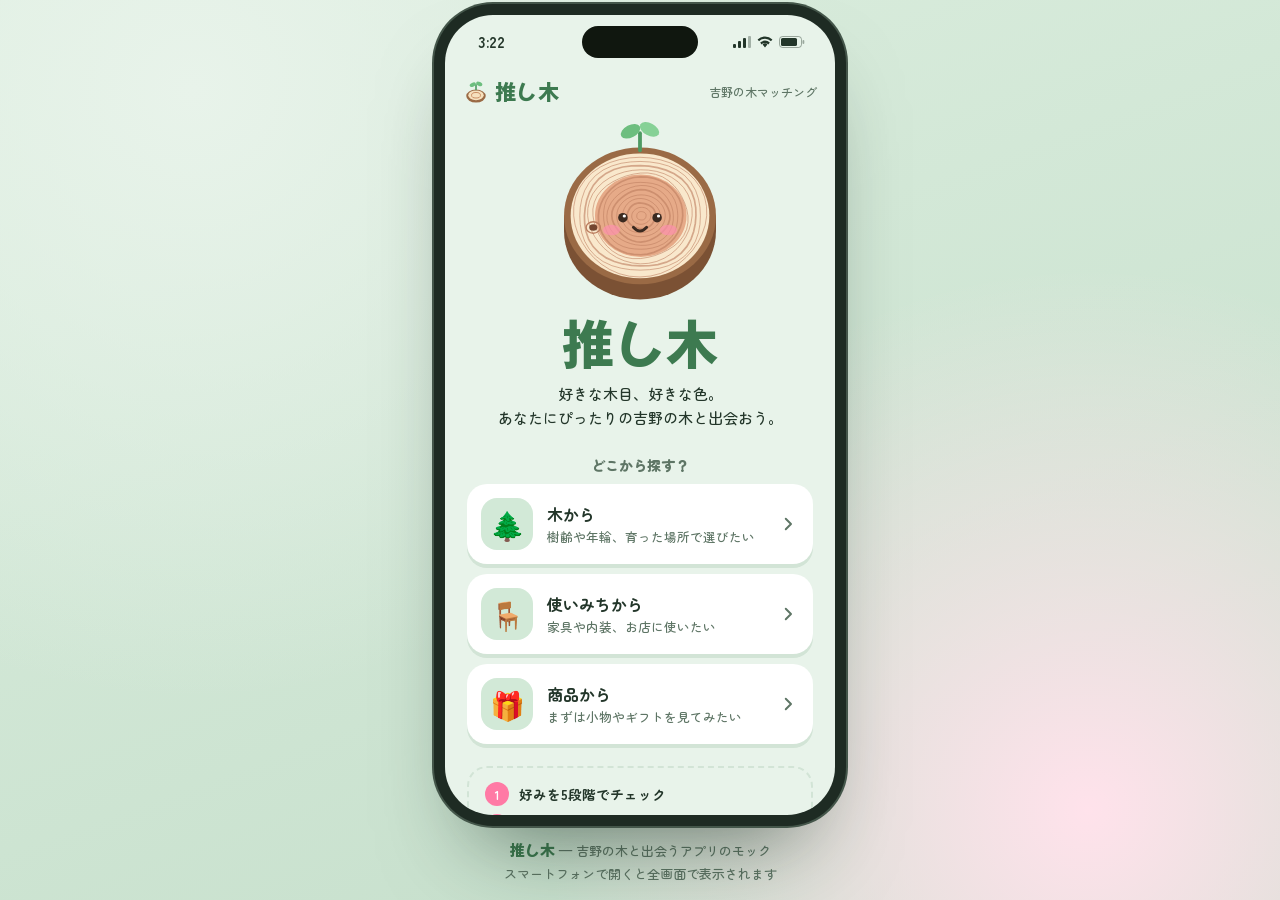
<file: index.html>
<!doctype html>
<html lang="ja">
<head>
  <meta charset="utf-8">
  <meta name="viewport" content="width=device-width, initial-scale=1, viewport-fit=cover">
  <meta name="theme-color" content="#E8F3EA">
  <link rel="icon" href="icons/favicon.svg" type="image/svg+xml">
  <link rel="icon" href="icons/favicon-32.png" sizes="32x32" type="image/png">
  <link rel="apple-touch-icon" href="icons/apple-touch-icon.png">
  <title>推し木｜あなたにぴったりの吉野の木と出会う（サンプル）</title>

  <link rel="preconnect" href="https://fonts.googleapis.com">
  <link rel="preconnect" href="https://fonts.gstatic.com" crossorigin>
  <link href="https://fonts.googleapis.com/css2?family=Mochiy+Pop+One&family=Zen+Maru+Gothic:wght@500;700;900&display=swap" rel="stylesheet">

  <link rel="stylesheet" href="css/base.css">
  <link rel="stylesheet" href="css/components.css">
  <link rel="stylesheet" href="css/screens.css">
</head>
<body>
  <div class="app">
    <!-- PC で見たときだけ表示するスマホのステータスバー -->
    <div class="statusbar" aria-hidden="true">
      <span id="clock">9:41</span>
      <span class="island"></span>
      <span class="sys">
        <svg viewBox="0 0 18 12"><rect x="0" y="8" width="3" height="4" rx="1"/><rect x="5" y="5" width="3" height="7" rx="1"/><rect x="10" y="2" width="3" height="10" rx="1"/><rect x="15" y="0" width="3" height="12" rx="1" opacity=".35"/></svg>
        <svg viewBox="0 0 16 12"><path d="M8 11.5l2.4-3a3.4 3.4 0 0 0-4.8 0zM3.2 6.6a6.8 6.8 0 0 1 9.6 0l-1.4 1.8a4.6 4.6 0 0 0-6.8 0zM.6 3.4a10.6 10.6 0 0 1 14.8 0L14 5.2a8.4 8.4 0 0 0-12 0z"/></svg>
        <svg viewBox="0 0 26 12"><rect x=".5" y=".5" width="22" height="11" rx="3" fill="none" stroke="currentColor" opacity=".4"/><rect x="2" y="2" width="16" height="8" rx="1.6"/><rect x="23.5" y="4" width="1.8" height="4" rx=".9" opacity=".4"/></svg>
      </span>
    </div>

    <header class="top">
      <div class="logo" aria-label="推し木">
        <svg viewBox="0 0 32 32" aria-hidden="true">
          <ellipse cx="16" cy="21" rx="12" ry="8" fill="#9A6A45"/>
          <ellipse cx="16" cy="20" rx="9.5" ry="6" fill="#F6E1BE"/>
          <ellipse cx="16" cy="20" rx="5.5" ry="3.4" fill="none" stroke="#C98D63" stroke-width="1.2"/>
          <path d="M16 13V7" stroke="#4E9A63" stroke-width="2" stroke-linecap="round"/>
          <ellipse cx="12" cy="7" rx="4" ry="2.4" fill="#6DBE7F" transform="rotate(-25 12 7)"/>
          <ellipse cx="20" cy="6" rx="4" ry="2.4" fill="#6DBE7F" transform="rotate(25 20 6)"/>
        </svg>
        推し木
      </div>
      <div class="top-meta" id="topMeta">吉野の木マッチング</div>
    </header>

    <!-- 各画面は js/screens/*.js がここに描画する -->
    <main id="main"></main>

    <nav class="tabs" id="tabs" hidden aria-label="メニュー">
      <button class="tab" data-tab="swipe">
        <svg viewBox="0 0 24 24" fill="none" stroke="currentColor" stroke-width="2" stroke-linecap="round">
          <rect x="5" y="3" width="14" height="18" rx="4"/>
          <path d="M9 13.5c1 1.5 5 1.5 6 0"/>
          <circle cx="9.5" cy="10" r=".6" fill="currentColor"/>
          <circle cx="14.5" cy="10" r=".6" fill="currentColor"/>
        </svg>
        さがす
      </button>
      <button class="tab" data-tab="oshi">
        <svg viewBox="0 0 24 24" fill="none" stroke="currentColor" stroke-width="2" stroke-linejoin="round">
          <path d="M12 20s-7-4.3-8.9-8.6C1.7 8.1 3.7 4.8 7 4.8c2 0 3.3 1.1 5 3 1.7-1.9 3-3 5-3 3.3 0 5.3 3.3 3.9 6.6C19 15.7 12 20 12 20z"/>
        </svg>
        推し木
        <span class="count" id="oshiCount" hidden></span>
      </button>
      <button class="tab" data-tab="stamp">
        <svg viewBox="0 0 24 24" fill="none" stroke="currentColor" stroke-width="2" stroke-linecap="round" stroke-linejoin="round">
          <circle cx="12" cy="6" r="3"/>
          <path d="M10.5 9v3H6a2 2 0 0 0-2 2v2h16v-2a2 2 0 0 0-2-2h-4.5V9"/>
          <path d="M5 20h14"/>
        </svg>
        スタンプ
      </button>
      <button class="tab" data-tab="mat">
        <svg viewBox="0 0 24 24" fill="none" stroke="currentColor" stroke-width="2" stroke-linejoin="round">
          <path d="M3 8.5l9-4 9 4-9 4z"/>
          <path d="M3 8.5v3.5l9 4 9-4V8.5"/>
          <path d="M3 12v3.5l9 4 9-4V12"/>
        </svg>
        材木
      </button>
      <button class="tab" data-tab="me">
        <svg viewBox="0 0 24 24" fill="none" stroke="currentColor" stroke-width="2" stroke-linecap="round">
          <ellipse cx="12" cy="15" rx="8" ry="5.5"/>
          <ellipse cx="12" cy="15" rx="3.5" ry="2.2"/>
          <path d="M12 9.5V5M12 6c-1.5-2-4-2-4-2s.5 2.5 4 2zM12 6c1.5-2 4-2 4-2s-.5 2.5-4 2z"/>
        </svg>
        わたし
      </button>
    </nav>

    <!-- モーダル類（スマホ枠の中に収めるため .app の内側に置く） -->
    <div class="overlay" id="overlay" hidden></div>
    <div class="match" id="match" hidden role="dialog" aria-modal="true" aria-labelledby="matchTitle"></div>
    <div class="toast" id="toast" role="status" aria-live="polite"></div>
  </div>

  <!-- PC で見たときだけ表示する説明 -->
  <aside class="device-note">
    <b>推し木</b> — 吉野の木と出会うアプリのモック<br>
    スマートフォンで開くと全画面で表示されます
  </aside>

  <!-- 読み込み順に依存しているので順番を変えないこと -->
  <script src="js/data.js"></script>
  <script src="js/state.js"></script>
  <script src="js/utils.js"></script>
  <script src="js/svg.js"></script>
  <script src="js/logic.js"></script>
  <script src="js/screens/start.js"></script>
  <script src="js/screens/quiz.js"></script>
  <script src="js/screens/profile.js"></script>
  <script src="js/screens/swipe.js"></script>
  <script src="js/screens/match.js"></script>
  <script src="js/screens/sheet.js"></script>
  <script src="js/screens/oshi.js"></script>
  <script src="js/screens/materials.js"></script>
  <script src="js/screens/inquiry.js"></script>
  <script src="js/screens/stamps.js"></script>
  <script src="js/main.js"></script>
</body>
</html>
</file>
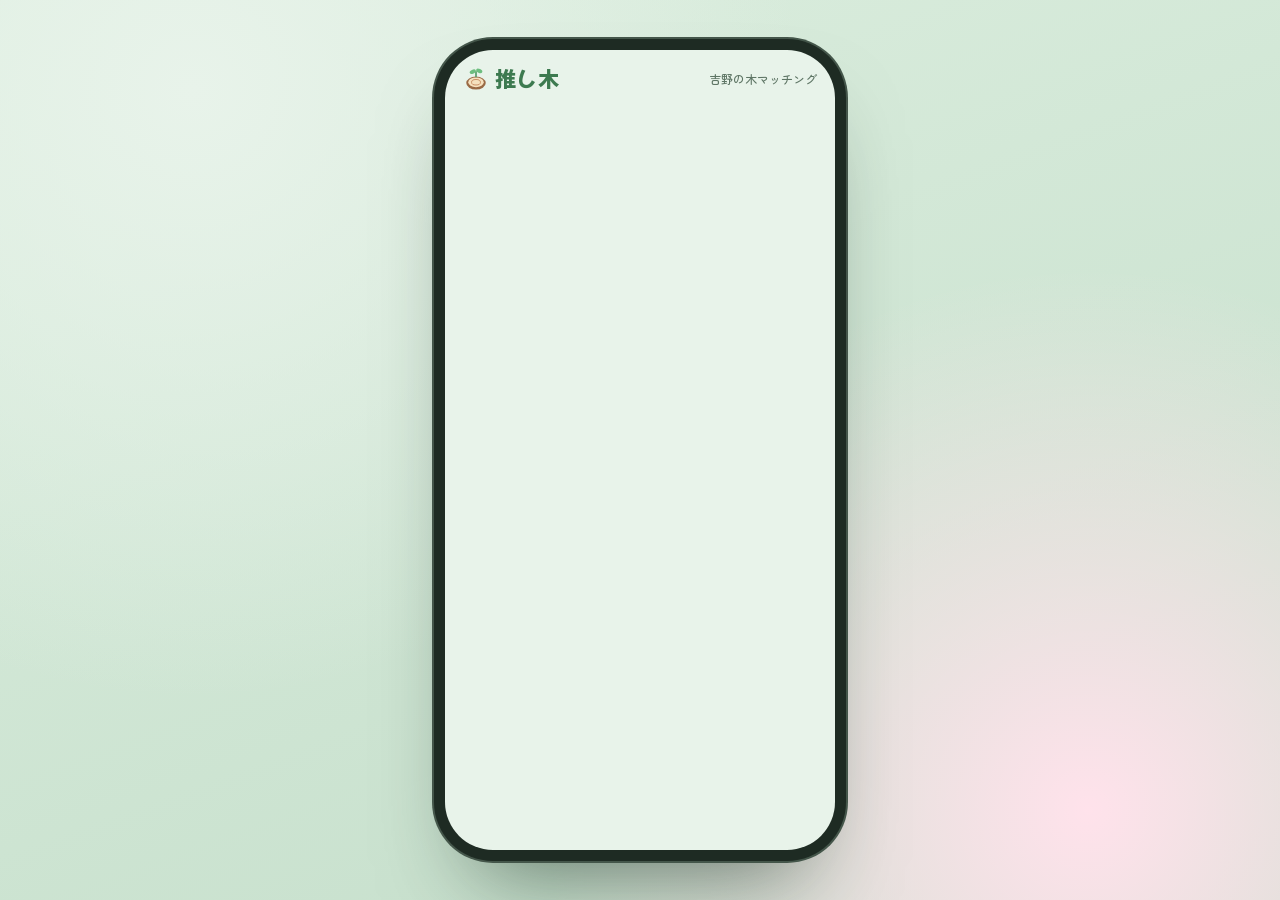
<file: oshigi.html>
<!doctype html>
<html lang="ja">
<head>
  <meta charset="utf-8">
  <meta name="viewport" content="width=device-width, initial-scale=1, viewport-fit=cover">
  <title>推し木｜あなたにぴったりの吉野の木と出会う（サンプル）</title>

  <link rel="preconnect" href="https://fonts.googleapis.com">
  <link rel="preconnect" href="https://fonts.gstatic.com" crossorigin>
  <link href="https://fonts.googleapis.com/css2?family=Mochiy+Pop+One&family=Zen+Maru+Gothic:wght@500;700;900&display=swap" rel="stylesheet">

  <link rel="stylesheet" href="css/base.css">
  <link rel="stylesheet" href="css/components.css">
  <link rel="stylesheet" href="css/screens.css">
</head>
<body>
  <div class="app">
    <header class="top">
      <div class="logo" aria-label="推し木">
        <svg viewBox="0 0 32 32" aria-hidden="true">
          <ellipse cx="16" cy="21" rx="12" ry="8" fill="#9A6A45"/>
          <ellipse cx="16" cy="20" rx="9.5" ry="6" fill="#F6E1BE"/>
          <ellipse cx="16" cy="20" rx="5.5" ry="3.4" fill="none" stroke="#C98D63" stroke-width="1.2"/>
          <path d="M16 13V7" stroke="#4E9A63" stroke-width="2" stroke-linecap="round"/>
          <ellipse cx="12" cy="7" rx="4" ry="2.4" fill="#6DBE7F" transform="rotate(-25 12 7)"/>
          <ellipse cx="20" cy="6" rx="4" ry="2.4" fill="#6DBE7F" transform="rotate(25 20 6)"/>
        </svg>
        推し木
      </div>
      <div class="top-meta" id="topMeta">吉野の木マッチング</div>
    </header>

    <!-- 各画面は js/screens/*.js がここに描画する -->
    <main id="main"></main>

    <nav class="tabs" id="tabs" hidden aria-label="メニュー">
      <button class="tab" data-tab="swipe">
        <svg viewBox="0 0 24 24" fill="none" stroke="currentColor" stroke-width="2" stroke-linecap="round">
          <rect x="5" y="3" width="14" height="18" rx="4"/>
          <path d="M9 13.5c1 1.5 5 1.5 6 0"/>
          <circle cx="9.5" cy="10" r=".6" fill="currentColor"/>
          <circle cx="14.5" cy="10" r=".6" fill="currentColor"/>
        </svg>
        さがす
      </button>
      <button class="tab" data-tab="oshi">
        <svg viewBox="0 0 24 24" fill="none" stroke="currentColor" stroke-width="2" stroke-linejoin="round">
          <path d="M12 20s-7-4.3-8.9-8.6C1.7 8.1 3.7 4.8 7 4.8c2 0 3.3 1.1 5 3 1.7-1.9 3-3 5-3 3.3 0 5.3 3.3 3.9 6.6C19 15.7 12 20 12 20z"/>
        </svg>
        推し木
        <span class="count" id="oshiCount" hidden></span>
      </button>
      <button class="tab" data-tab="me">
        <svg viewBox="0 0 24 24" fill="none" stroke="currentColor" stroke-width="2" stroke-linecap="round">
          <ellipse cx="12" cy="15" rx="8" ry="5.5"/>
          <ellipse cx="12" cy="15" rx="3.5" ry="2.2"/>
          <path d="M12 9.5V5M12 6c-1.5-2-4-2-4-2s.5 2.5 4 2zM12 6c1.5-2 4-2 4-2s-.5 2.5-4 2z"/>
        </svg>
        わたしの好み
      </button>
    </nav>
  </div>

  <!-- モーダル類 -->
  <div class="overlay" id="overlay" hidden></div>
  <div class="match" id="match" hidden role="dialog" aria-modal="true" aria-labelledby="matchTitle"></div>
  <div class="toast" id="toast" role="status" aria-live="polite"></div>

  <!-- 読み込み順に依存しているので順番を変えないこと -->
  <script src="js/data.js"></script>
  <script src="js/state.js"></script>
  <script src="js/utils.js"></script>
  <script src="js/svg.js"></script>
  <script src="js/logic.js"></script>
  <script src="js/screens/start.js"></script>
  <script src="js/screens/quiz.js"></script>
  <script src="js/screens/profile.js"></script>
  <script src="js/screens/swipe.js"></script>
  <script src="js/screens/match.js"></script>
  <script src="js/screens/sheet.js"></script>
  <script src="js/screens/oshi.js"></script>
  <script src="js/main.js"></script>
</body>
</html>
</file>
<file: css/base.css>
/* =========================================================
   base.css — テーマ変数・リセット・全体レイアウト
   ========================================================= */

/* ---------- テーマ変数（ライト） ---------- */
:root {
  --bg: #E8F3EA;
  --paper: #FFFFFF;
  --ink: #23362A;
  --sub: #5E7565;
  --sugi: #3D7A50;
  --sugi-2: #D2E9D7;
  --sakura: #FF7AA5;
  --sakura-ink: #D94B7B;
  --sakura-2: #FFE2EB;
  --wood: #F4DDB4;
  --line: #D2E4D6;
  --shade: rgba(34, 72, 46, .28);
  --desk: #DCEEDF;
  --desk-2: #C4DECA;

  --display: "Mochiy Pop One", "Hiragino Maru Gothic ProN", "Zen Maru Gothic", system-ui, sans-serif;
  --body: "Zen Maru Gothic", "Hiragino Maru Gothic ProN", "Hiragino Sans", "Yu Gothic", system-ui, sans-serif;

  box-sizing: border-box;
  padding-top: env(safe-area-inset-top, 0px);
  padding-bottom: env(safe-area-inset-bottom, 0px);
}

/* ---------- テーマ変数（ダーク） ---------- */
@media (prefers-color-scheme: dark) {
  :root:not([data-theme="light"]) {
    --bg: #15231A;
    --paper: #1F3228;
    --ink: #EAF4EC;
    --sub: #A6C0AE;
    --sugi: #86C99C;
    --sugi-2: #2A4434;
    --sakura: #FF8DB3;
    --sakura-ink: #FF9DBE;
    --sakura-2: #472A35;
    --wood: #5B4731;
    --line: #2E4A3A;
    --shade: rgba(0, 0, 0, .5);
    --desk: #0E1712;
    --desk-2: #1A2A20;
  }
}

:root[data-theme="dark"] {
  --bg: #15231A;
  --paper: #1F3228;
  --ink: #EAF4EC;
  --sub: #A6C0AE;
  --sugi: #86C99C;
  --sugi-2: #2A4434;
  --sakura: #FF8DB3;
  --sakura-ink: #FF9DBE;
  --sakura-2: #472A35;
  --wood: #5B4731;
  --line: #2E4A3A;
  --shade: rgba(0, 0, 0, .5);
  --desk: #0E1712;
  --desk-2: #1A2A20;
}

/* ---------- リセット ---------- */
*,
*::before,
*::after {
  box-sizing: inherit;
}

html {
  height: 100%;
  scroll-padding-top: env(safe-area-inset-top, 0px);
}

body {
  height: 100%;
  margin: 0;
  background: var(--bg);
  color: var(--ink);
  font-family: var(--body);
  font-weight: 500;
  -webkit-font-smoothing: antialiased;
  line-height: 1.6;
}

button {
  font: inherit;
  color: inherit;
  cursor: pointer;
  border: 0;
  background: none;
}

:focus-visible {
  outline: 3px solid var(--sugi);
  outline-offset: 3px;
  border-radius: 12px;
}

svg {
  display: block;
  max-width: 100%;
}

/* ---------- アプリ全体の枠 ---------- */
.app {
  height: 100%;
  max-width: 440px;
  margin: 0 auto;
  display: flex;
  flex-direction: column;
  position: relative;
  overflow: hidden;
}

.top {
  display: flex;
  align-items: center;
  justify-content: space-between;
  padding: 12px 18px 4px;
  flex: none;
}

.logo {
  font-family: var(--display);
  font-size: 21px;
  color: var(--sugi);
  display: flex;
  align-items: center;
  gap: 6px;
  letter-spacing: .02em;
}

.logo svg {
  width: 26px;
  height: 26px;
}

.top-meta {
  font-size: 12px;
  color: var(--sub);
}

main {
  flex: 1;
  min-height: 0;
  display: flex;
  flex-direction: column;
  overflow-y: auto;
  overflow-x: hidden;
}

.pad {
  padding: 8px 20px 24px;
}

/* 画面が切り替わったときの入場アニメーション（utils.js の paint() がつける） */
main > .enter {
  animation: screenIn .34s cubic-bezier(.2, .9, .3, 1) both;
}

@keyframes screenIn {
  from { opacity: 0; transform: translateY(12px); }
}

/* ---------- PC で見たときのスマホ枠 ---------- */
.statusbar,
.device-note {
  display: none;
}

@media (min-width: 640px) and (min-height: 720px) {
  body {
    display: flex;
    flex-direction: column;
    align-items: center;
    justify-content: center;
    gap: 22px;
    background:
      radial-gradient(circle at 15% 10%, var(--bg) 0, transparent 45%),
      radial-gradient(circle at 85% 90%, var(--sakura-2) 0, transparent 40%),
      linear-gradient(160deg, var(--desk), var(--desk-2));
  }

  :root {
    padding: 0;
  }

  .app {
    flex: none;
    width: 390px;
    max-width: none;
    height: min(844px, calc(100vh - 100px));
    margin: 0;
    border-radius: 48px;
    background: var(--bg);
    box-shadow:
      0 0 0 11px #1E2B23,
      0 0 0 13px #44564A,
      0 50px 90px -30px rgba(20, 40, 28, .6);
  }

  .statusbar {
    flex: none;
    position: relative;
    display: flex;
    align-items: center;
    justify-content: space-between;
    height: 48px;
    padding: 6px 30px 0 34px;
    font-size: 15px;
    font-weight: 700;
    color: var(--ink);
  }

  .statusbar .island {
    position: absolute;
    left: 50%;
    top: 11px;
    width: 116px;
    height: 32px;
    border-radius: 20px;
    background: #10170F;
    transform: translateX(-50%);
  }

  .statusbar .sys {
    display: flex;
    align-items: center;
    gap: 6px;
  }

  .statusbar .sys svg {
    height: 12px;
    width: auto;
    fill: currentColor;
  }

  .device-note {
    display: block;
    text-align: center;
    font-size: 13px;
    color: var(--sub);
    line-height: 1.7;
  }

  .device-note b {
    font-family: var(--display);
    font-weight: 400;
    color: var(--sugi);
    font-size: 15px;
  }
}

/* ---------- 共通アニメーション ---------- */
@keyframes pop {
  from { transform: scale(.4); opacity: 0; }
  to   { transform: none; opacity: 1; }
}

@keyframes fade {
  from { opacity: 0; }
}

/* ---------- 動きを減らす設定 ---------- */
@media (prefers-reduced-motion: reduce) {
  *,
  *::before,
  *::after {
    animation-duration: .01ms !important;
    animation-delay: 0s !important;
    transition-duration: .01ms !important;
  }
  .petal {
    display: none;
  }
}
</file>
<file: css/components.css>
/* =========================================================
   components.css — タブ・ボタン・チップ・シート・マッチ演出・トースト
   ========================================================= */

/* ---------- タブバー ---------- */
.tabs {
  flex: none;
  display: flex;
  justify-content: space-around;
  padding: 6px 8px 8px;
  background: var(--paper);
  border-top: 1px solid var(--line);
  border-radius: 22px 22px 0 0;
}

.tabs[hidden] {
  display: none;
}

.tab {
  display: flex;
  flex-direction: column;
  align-items: center;
  gap: 2px;
  font-size: 11px;
  color: var(--sub);
  padding: 6px 8px;
  min-width: 58px;
  border-radius: 14px;
  position: relative;
}

.tab svg {
  width: 24px;
  height: 24px;
}

.tab[aria-current="page"] {
  color: var(--sugi);
  background: var(--sugi-2);
}

.tab .count {
  position: absolute;
  top: 2px;
  right: 8px;
  background: var(--sakura);
  color: #fff;
  font-size: 10px;
  min-width: 17px;
  height: 17px;
  border-radius: 9px;
  display: grid;
  place-items: center;
  padding: 0 4px;
  font-weight: 700;
}

.tab .count[hidden] {
  display: none;
}

/* ---------- ボタン ---------- */
.btn {
  display: flex;
  align-items: center;
  justify-content: center;
  gap: 8px;
  width: 100%;
  padding: 15px 20px;
  border-radius: 999px;
  font-weight: 900;
  font-size: 16px;
  transition: transform .12s;
}

.btn svg {
  width: 20px;
  height: 20px;
  flex: none;
}

.btn:active {
  transform: scale(.97);
}

.btn.primary {
  background: var(--sakura);
  color: #fff;
  box-shadow: 0 6px 0 var(--sakura-ink);
}

.btn.primary:active {
  box-shadow: 0 2px 0 var(--sakura-ink);
  transform: translateY(4px);
}

.btn.soft {
  background: var(--sugi-2);
  color: var(--sugi);
}

.btn.link {
  background: none;
  color: var(--sub);
  font-weight: 700;
  font-size: 14px;
  padding: 10px;
  text-decoration: underline;
  text-underline-offset: 4px;
}

.stack-btns {
  display: grid;
  gap: 10px;
}

/* ---------- チップ ---------- */
.chip {
  display: inline-block;
  background: var(--sugi-2);
  color: var(--sugi);
  padding: 3px 11px;
  border-radius: 999px;
  font-weight: 700;
  font-size: 12.5px;
}

/* ---------- 詳細シート（下から出るモーダル） ---------- */
.overlay {
  position: absolute;
  inset: 0;
  z-index: 20;
  display: flex;
  align-items: flex-end;
  justify-content: center;
  background: rgba(20, 40, 28, .45);
  animation: fade .2s;
}

.overlay[hidden] {
  display: none;
}

.sheet {
  width: 100%;
  max-width: 440px;
  max-height: 92%;
  background: var(--paper);
  border-radius: 28px 28px 0 0;
  overflow-y: auto;
  animation: up .3s cubic-bezier(.2, 1, .4, 1);
  padding-bottom: env(safe-area-inset-bottom, 0px);
}

@keyframes up {
  from { transform: translateY(60%); }
}

.sheet-art {
  position: relative;
  display: grid;
  place-items: center;
  height: 220px;
  overflow: hidden;
}

.sheet-art .char svg {
  width: 180px;
  height: 180px;
  margin-top: 24px;
}

/* 材木の詳細シートの上部 */
.sheet-art.mat-hero {
  background: linear-gradient(170deg, #FFF6E6, #F4E2C2);
}

.sheet-art.mat-hero.hinoki {
  background: linear-gradient(170deg, #FBFAF2, #EDE9D2);
}

.sheet-art.mat-hero > svg {
  width: 82%;
  height: auto;
  margin-top: 18px;
}

.close {
  position: absolute;
  top: 14px;
  right: 14px;
  width: 38px;
  height: 38px;
  border-radius: 50%;
  background: var(--paper);
  display: grid;
  place-items: center;
}

.close svg {
  width: 16px;
  height: 16px;
}

.sheet-body {
  padding: 6px 20px 26px;
}

.sec {
  margin-top: 20px;
}

.sec h3 {
  font-size: 15px;
  margin: 0 0 8px;
  display: flex;
  align-items: center;
  gap: 6px;
}

/* 相性がいい理由 */
.reasons {
  list-style: none;
  margin: 0;
  padding: 0;
  display: grid;
  gap: 6px;
}

.reasons li {
  background: var(--sakura-2);
  color: var(--ink);
  border-radius: 14px;
  padding: 8px 12px;
  font-size: 13.5px;
  font-weight: 700;
  display: flex;
  gap: 8px;
}

.reasons li::before {
  content: "♡";
  color: var(--sakura-ink);
}

/* 木のおはなし */
.bio {
  font-size: 14px;
  margin: 0;
  background: var(--bg);
  border-radius: 16px;
  padding: 12px 14px;
  line-height: 1.8;
}

/* 木 → 材 → 商品 → つくり手 → 体験 のつながり */
.chain {
  list-style: none;
  margin: 0;
  padding: 0;
  counter-reset: c;
}

.chain li {
  position: relative;
  padding: 0 0 16px 44px;
  counter-increment: c;
}

.chain li::before {
  content: counter(c);
  position: absolute;
  left: 0;
  top: 0;
  width: 30px;
  height: 30px;
  border-radius: 50%;
  background: var(--sugi);
  color: #fff;
  display: grid;
  place-items: center;
  font-weight: 900;
  font-size: 13px;
}

.chain li::after {
  content: "";
  position: absolute;
  left: 14px;
  top: 32px;
  bottom: 2px;
  width: 2px;
  background: var(--sugi-2);
}

.chain li:last-child::after {
  display: none;
}

.chain small {
  display: block;
  color: var(--sub);
  font-size: 11.5px;
  font-weight: 700;
}

.chain b {
  font-size: 14.5px;
}

.chain .items {
  display: flex;
  flex-wrap: wrap;
  gap: 6px;
  margin-top: 5px;
}

/* 次にしたいこと */
.feel {
  display: flex;
  flex-wrap: wrap;
  gap: 8px;
}

.feel button {
  padding: 8px 14px;
  border-radius: 999px;
  border: 2px solid var(--line);
  font-weight: 700;
  font-size: 13.5px;
}

.feel button[aria-pressed="true"] {
  background: var(--sakura);
  border-color: var(--sakura);
  color: #fff;
}

.sheet-actions {
  display: grid;
  grid-template-columns: 1fr 1fr;
  gap: 10px;
  margin-top: 22px;
}

/* ---------- マッチ演出 ---------- */
.match {
  position: absolute;
  inset: 0;
  z-index: 30;
  background: var(--sakura);
  color: #fff;
  display: flex;
  flex-direction: column;
  align-items: center;
  justify-content: center;
  text-align: center;
  padding: 30px 26px;
  overflow: hidden;
  animation: fade .25s;
}

.match[hidden] {
  display: none;
}

.match .small {
  font-weight: 900;
  font-size: 14px;
  opacity: .9;
  margin: 0;
}

.match h2 {
  font-family: var(--display);
  font-weight: 400;
  font-size: 30px;
  line-height: 1.35;
  margin: 4px 0 22px;
  position: relative;
}

.pair {
  display: flex;
  align-items: center;
  gap: 6px;
  position: relative;
}

.pair .p {
  width: 128px;
  height: 128px;
  border-radius: 50%;
  background: rgba(255, 255, 255, .95);
  display: grid;
  place-items: center;
  box-shadow: 0 8px 20px -8px rgba(120, 20, 60, .5);
}

.pair .p svg {
  width: 108px;
  height: 108px;
}

.pair .p:first-child {
  transform: rotate(-8deg);
  animation: inL .5s cubic-bezier(.3, 1.5, .5, 1) both;
}

.pair .p:last-child {
  transform: rotate(8deg);
  animation: inR .5s cubic-bezier(.3, 1.5, .5, 1) both;
}

@keyframes inL {
  from { transform: translateX(-120px) rotate(-30deg); opacity: 0; }
}

@keyframes inR {
  from { transform: translateX(120px) rotate(30deg); opacity: 0; }
}

.pair .heart {
  width: 44px;
  height: 44px;
  margin: 0 -18px;
  z-index: 2;
  background: #fff;
  color: var(--sakura-ink);
  border-radius: 50%;
  display: grid;
  place-items: center;
  animation: pop .5s .35s cubic-bezier(.3, 1.8, .5, 1) both;
}

.pair .heart svg {
  width: 24px;
  height: 24px;
}

.match .who {
  margin: 20px 0 26px;
  font-size: 15px;
  font-weight: 700;
  position: relative;
}

.match .btns {
  display: grid;
  gap: 10px;
  width: 100%;
  max-width: 320px;
  position: relative;
}

.match .btn.white {
  background: #fff;
  color: var(--sakura-ink);
  box-shadow: 0 6px 0 rgba(150, 30, 70, .35);
}

.match .btn.link {
  color: #fff;
}

/* 桜の花びら */
.petal {
  position: absolute;
  top: -30px;
  width: 14px;
  height: 12px;
  background: #fff;
  border-radius: 12px 0 12px 0;
  opacity: .85;
  animation: fall linear forwards;
}

.petal:nth-child(3n) {
  background: #FFD1E0;
}

@keyframes fall {
  to { transform: translate(var(--dx), 110vh) rotate(540deg); }
}

/* ---------- トースト ---------- */
.toast {
  position: absolute;
  left: 50%;
  bottom: calc(96px + env(safe-area-inset-bottom, 0px));
  transform: translateX(-50%) translateY(20px);
  background: var(--ink);
  color: var(--bg);
  padding: 10px 18px;
  border-radius: 999px;
  font-weight: 700;
  font-size: 14px;
  opacity: 0;
  pointer-events: none;
  transition: .25s;
  z-index: 40;
  white-space: nowrap;
}

.toast.show {
  opacity: 1;
  transform: translateX(-50%);
}

/* ---------- 樹種ラベル ---------- */
.kind.sugi.kind,
.kind.hinoki.kind {
  display: inline-block;
  padding: 1px 9px;
  border-radius: 999px;
  font-size: 11.5px;
  font-weight: 900;
  line-height: 1.7;
}

.kind.sugi.kind {
  background: #FBE3D6;
  color: #A8503A;
}

.kind.hinoki.kind {
  background: #E8EFD6;
  color: #5F7A2E;
}

/* ---------- 木・材木のイラスト（背景の山並み + キャラ） ---------- */
.scene {
  position: absolute;
  inset: 0;
}

.scene svg {
  width: 100%;
  height: 100%;
  max-width: none;
}

.char {
  position: relative;
  display: grid;
  place-items: center;
}

/* ---------- シートの中の部品 ---------- */
.sec .items {
  display: flex;
  flex-wrap: wrap;
  gap: 6px;
}

.chip.link {
  cursor: pointer;
  border: 0;
  font: inherit;
  font-weight: 700;
  font-size: 12.5px;
  background: var(--sakura-2);
  color: var(--sakura-ink);
}

.hint {
  margin: 10px 0 0;
  font-size: 12.5px;
  color: var(--sub);
}

.sheet-actions.one {
  grid-template-columns: 1fr;
}

.sheet-body > .sec .btn.link,
#unmatch {
  margin: 8px auto 0;
  display: block;
  width: auto;
}

/* 材木シートの「この材に近い木」 */
.tree-links {
  display: grid;
  gap: 8px;
}

.tree-link {
  display: flex;
  align-items: center;
  gap: 12px;
  padding: 8px 12px 8px 8px;
  border-radius: 16px;
  background: var(--bg);
  text-align: left;
}

.tree-link .ic {
  width: 48px;
  height: 48px;
  border-radius: 14px;
  display: grid;
  place-items: center;
  flex: none;
}

.tree-link .ic svg {
  width: 44px;
  height: 44px;
}

.tree-link > span:nth-child(2) {
  flex: 1;
}

.tree-link b {
  display: block;
  font-size: 14px;
}

.tree-link small {
  color: var(--sub);
  font-size: 12px;
}

.tree-link > svg {
  width: 18px;
  height: 18px;
  color: var(--sub);
}

/* ---------- 絞り込み（タブ風のボタン） ---------- */
.filters {
  display: flex;
  gap: 6px;
  margin-bottom: 14px;
}

.filters button {
  padding: 7px 15px;
  border-radius: 999px;
  background: var(--paper);
  font-weight: 700;
  font-size: 13px;
  color: var(--sub);
  box-shadow: 0 2px 0 var(--line);
}

.filters button[aria-selected="true"] {
  background: var(--sugi);
  color: #fff;
  box-shadow: none;
}

/* ---------- 相談フォーム ---------- */
.form-body {
  position: relative;
  padding-top: 26px;
}

.form-kick {
  margin: 0;
  font-size: 12.5px;
  font-weight: 700;
  color: var(--sub);
}

.form-title {
  font-family: var(--display);
  font-weight: 400;
  font-size: 24px;
  margin: 0 0 10px;
}

.subject {
  display: flex;
  align-items: center;
  gap: 8px;
  padding: 10px 14px;
  border-radius: 14px;
  background: var(--sugi-2);
  color: var(--sugi);
  font-weight: 900;
  font-size: 14px;
  margin-bottom: 16px;
}

.subject svg {
  width: 18px;
  height: 18px;
  flex: none;
}

.field {
  display: block;
  margin: 0 0 14px;
  padding: 0;
  border: 0;
}

.field > span,
.field > legend {
  display: block;
  padding: 0;
  margin-bottom: 6px;
  font-size: 13px;
  font-weight: 900;
}

.field em {
  font-style: normal;
  font-size: 10.5px;
  color: #fff;
  background: var(--sakura-ink);
  padding: 1px 6px;
  border-radius: 6px;
  margin-left: 4px;
  vertical-align: 1px;
}

.field input,
.field textarea {
  width: 100%;
  font: inherit;
  font-size: 15px;
  color: var(--ink);
  background: var(--bg);
  border: 2px solid transparent;
  border-radius: 14px;
  padding: 11px 14px;
  resize: vertical;
}

.field input:focus,
.field textarea:focus {
  outline: none;
  border-color: var(--sugi);
  background: var(--paper);
}

.kinds {
  display: flex;
  flex-wrap: wrap;
  gap: 6px;
}

.kind-opt input {
  position: absolute;
  opacity: 0;
  pointer-events: none;
}

.kind-opt span {
  display: inline-block;
  padding: 7px 12px;
  border-radius: 999px;
  border: 2px solid var(--line);
  font-size: 12.5px;
  font-weight: 700;
  cursor: pointer;
}

.kind-opt input:checked + span {
  background: var(--sugi);
  border-color: var(--sugi);
  color: #fff;
}

.kind-opt input:focus-visible + span {
  outline: 3px solid var(--sugi);
  outline-offset: 2px;
}

.form-err {
  min-height: 1.4em;
  margin: 0 0 8px;
  color: var(--sakura-ink);
  font-weight: 700;
  font-size: 13px;
}

/* 送信完了 */
.done {
  display: flex;
  flex-direction: column;
  align-items: center;
  text-align: center;
  padding: 20px 0 6px;
}

.done-ic {
  width: 72px;
  height: 72px;
  border-radius: 50%;
  background: var(--sugi);
  color: #fff;
  display: grid;
  place-items: center;
  animation: pop .45s cubic-bezier(.3, 1.8, .5, 1) both;
}

.done-ic svg {
  width: 38px;
  height: 38px;
}

.done h2 {
  font-family: var(--display);
  font-weight: 400;
  font-size: 23px;
  margin: 14px 0 6px;
}

.done p {
  margin: 0 0 6px;
  font-size: 14px;
}

.done .btn {
  margin-top: 12px;
  max-width: 260px;
}

/* ---------- 木の写真（スワイプのカード・詳細シート） ---------- */
.photo {
  position: absolute;
  inset: 0;
  width: 100%;
  height: 100%;
  object-fit: cover;
  pointer-events: none; /* カードのドラッグを画像に邪魔させない */
  user-select: none;
  -webkit-user-drag: none;
}

/* 相性バッジなどが写真の上でも読めるよう、上端を少し暗くする */
.card-art:has(.photo)::before,
.sheet-art:has(.photo)::before {
  content: "";
  position: absolute;
  inset: 0 0 auto;
  height: 70px;
  background: linear-gradient(rgba(0, 0, 0, .22), transparent);
  pointer-events: none;
}

.img-note {
  position: absolute;
  right: 10px;
  bottom: 10px;
  padding: 2px 9px;
  border-radius: 999px;
  background: rgba(0, 0, 0, .5);
  color: #fff;
  font-size: 11px;
  font-weight: 700;
  letter-spacing: .04em;
  pointer-events: none;
}
</file>
<file: css/screens.css>
/* =========================================================
   screens.css — 各画面（スタート・診断・プロフィール・スワイプ・推し木リスト）
   ========================================================= */

/* ---------- スタート ---------- */
.start {
  display: flex;
  flex-direction: column;
  align-items: center;
  text-align: center;
  padding: 4px 22px 24px;
  gap: 6px;
}

.hero-stump {
  width: 190px;
  height: 190px;
  animation: pop .7s cubic-bezier(.3, 1.6, .5, 1) both;
}

.hero-stump .sprout {
  transform-origin: 100px 36px;
  animation: wiggle 1.2s .6s ease-in-out both;
}

@keyframes wiggle {
  0%, 100% { transform: rotate(0); }
  25%      { transform: rotate(-12deg); }
  60%      { transform: rotate(9deg); }
}

.start h1 {
  font-family: var(--display);
  font-weight: 400;
  font-size: 52px;
  line-height: 1.1;
  margin: 0;
  color: var(--sugi);
}

.start .lead {
  margin: 6px 0 14px;
  font-size: 15px;
  color: var(--ink);
}

.entries {
  display: grid;
  gap: 10px;
  width: 100%;
  text-align: left;
}

.entry {
  display: flex;
  align-items: center;
  gap: 14px;
  background: var(--paper);
  padding: 12px 14px 12px 12px;
  border-radius: 20px;
  border: 2px solid transparent;
  box-shadow: 0 4px 0 var(--line);
  transition: transform .12s;
  text-align: left;
}

.entry:hover {
  border-color: var(--sugi-2);
}

.entry:active {
  transform: translateY(2px);
}

.entry .em {
  font-size: 28px;
  width: 52px;
  height: 52px;
  border-radius: 16px;
  background: var(--sugi-2);
  display: grid;
  place-items: center;
  flex: none;
  overflow: hidden;
}

.entry > span:nth-child(2) {
  flex: 1;
}

.entry b {
  display: block;
  font-size: 16px;
}

.entry small {
  display: block;
  color: var(--sub);
  font-size: 12.5px;
}

.entry .go svg {
  width: 18px;
  height: 18px;
  color: var(--sub);
}

.entry-q {
  font-weight: 900;
  margin: 4px 0 2px;
  font-size: 14px;
  color: var(--sub);
}

/* 使い方の3ステップ */
.steps {
  list-style: none;
  margin: 16px 0 0;
  padding: 14px 16px;
  width: 100%;
  display: grid;
  gap: 8px;
  text-align: left;
  border-radius: 20px;
  border: 2px dashed var(--line);
  font-size: 13.5px;
  font-weight: 700;
}

.steps li {
  display: flex;
  align-items: center;
  gap: 10px;
}

.steps b {
  width: 24px;
  height: 24px;
  border-radius: 50%;
  background: var(--sakura);
  color: #fff;
  display: grid;
  place-items: center;
  font-size: 12px;
  flex: none;
}

.fine {
  font-size: 11.5px;
  color: var(--sub);
  margin-top: 14px;
}

.motto {
  font-family: var(--display);
  font-size: 13px;
  color: var(--sugi);
  margin-top: 14px;
}

/* ---------- 診断 ---------- */
.quiz {
  display: flex;
  flex-direction: column;
  flex: 1;
  padding: 6px 20px 22px;
}

.qbar {
  display: flex;
  align-items: center;
  gap: 12px;
}

.back {
  width: 38px;
  height: 38px;
  border-radius: 50%;
  background: var(--paper);
  display: grid;
  place-items: center;
  flex: none;
}

.back svg {
  width: 18px;
  height: 18px;
}

.progress {
  flex: 1;
  height: 10px;
  border-radius: 5px;
  background: var(--paper);
  overflow: hidden;
}

.progress i {
  display: block;
  height: 100%;
  background: var(--sugi);
  border-radius: 5px;
  transition: width .35s;
}

.qnum {
  font-size: 13px;
  color: var(--sub);
  font-weight: 700;
  min-width: 36px;
  text-align: right;
}

.qhint {
  align-self: flex-start;
  margin: 20px 0 4px;
  background: var(--sakura-2);
  color: var(--sakura-ink);
  font-weight: 900;
  font-size: 12.5px;
  padding: 3px 12px;
  border-radius: 999px;
}

.qtitle {
  font-family: var(--display);
  font-weight: 400;
  font-size: 24px;
  line-height: 1.4;
  margin: 4px 0 18px;
}

/* 左右の絵（VS） */
.versus {
  display: grid;
  grid-template-columns: 1fr auto 1fr;
  align-items: center;
  gap: 6px;
}

.side {
  background: var(--paper);
  border-radius: 22px;
  padding: 12px 8px 12px;
  display: flex;
  flex-direction: column;
  align-items: center;
  gap: 6px;
  font-size: 14px;
  border: 3px solid transparent;
  box-shadow: 0 5px 0 var(--line);
  transition: transform .2s, opacity .2s, border-color .2s;
}

.side .art {
  width: 100%;
  aspect-ratio: 1.15;
  display: grid;
  place-items: center;
}

.side .art svg {
  width: 100%;
  height: 100%;
}

.side b {
  font-weight: 900;
}

.vs {
  font-family: var(--display);
  font-size: 13px;
  color: var(--sub);
}

/* 選んでいる位置に合わせて、左右の絵を強調する */
.versus[data-pos="0"] .side.l { transform: scale(1.06); border-color: var(--sugi); }
.versus[data-pos="1"] .side.l { transform: scale(1.03); border-color: var(--sugi); }
.versus[data-pos="3"] .side.r { transform: scale(1.03); border-color: var(--sakura); }
.versus[data-pos="4"] .side.r { transform: scale(1.06); border-color: var(--sakura); }
.versus[data-pos="0"] .side.r,
.versus[data-pos="4"] .side.l { opacity: .45; }
.versus[data-pos="1"] .side.r,
.versus[data-pos="3"] .side.l { opacity: .7; }
.versus[data-pos="2"] .side { border-color: var(--line); }

/* 5段階のボタン */
.scale {
  display: flex;
  align-items: center;
  justify-content: space-between;
  margin: 26px 6px 0;
  position: relative;
}

.scale::before {
  content: "";
  position: absolute;
  left: 20px;
  right: 20px;
  top: 50%;
  height: 4px;
  border-radius: 2px;
  background: linear-gradient(90deg, var(--sugi), var(--line) 50%, var(--sakura));
  opacity: .5;
  transform: translateY(-50%);
}

.pt {
  position: relative;
  border-radius: 50%;
  border: 3px solid;
  background: var(--bg);
  display: grid;
  place-items: center;
  transition: transform .15s, background .15s;
}

.pt:hover {
  transform: scale(1.1);
}

.pt.p0, .pt.p4 { width: 52px; height: 52px; }
.pt.p1, .pt.p3 { width: 40px; height: 40px; }
.pt.p2         { width: 30px; height: 30px; }
.pt.p0, .pt.p1 { border-color: var(--sugi); }
.pt.p3, .pt.p4 { border-color: var(--sakura); }
.pt.p2         { border-color: var(--sub); }

.pt[aria-checked="true"] {
  transform: scale(1.12);
}

.pt.p0[aria-checked="true"], .pt.p1[aria-checked="true"] { background: var(--sugi); }
.pt.p3[aria-checked="true"], .pt.p4[aria-checked="true"] { background: var(--sakura); }
.pt.p2[aria-checked="true"] { background: var(--sub); }

.pt[aria-checked="true"] span {
  width: 30%;
  height: 30%;
  border-radius: 50%;
  background: #fff;
}

.scale-lbl {
  display: grid;
  grid-template-columns: 1fr 1fr 1fr;
  margin-top: 8px;
  font-size: 11.5px;
  font-weight: 700;
  color: var(--sub);
}

.scale-lbl span:nth-child(2) { text-align: center; }
.scale-lbl span:nth-child(3) { text-align: right; }

.scale-now {
  margin: 14px 0 0;
  text-align: center;
  font-weight: 900;
  font-size: 15px;
  color: var(--sugi);
  min-height: 1.6em;
}

/* 4択 */
.opts {
  display: grid;
  grid-template-columns: 1fr 1fr;
  gap: 12px;
}

.opt {
  background: var(--paper);
  border-radius: 22px;
  padding: 10px 10px 14px;
  display: flex;
  flex-direction: column;
  align-items: center;
  gap: 4px;
  font-weight: 900;
  font-size: 14.5px;
  border: 3px solid transparent;
  box-shadow: 0 5px 0 var(--line);
  transition: transform .15s, border-color .15s;
}

.opt .art {
  width: 100%;
  aspect-ratio: 1.5;
  display: grid;
  place-items: center;
}

.opt .art svg {
  width: 100%;
  height: 100%;
}

.opt.sel {
  border-color: var(--sakura);
  transform: scale(1.04);
}

/* ---------- プロフィール ---------- */
.prof-head {
  display: flex;
  flex-direction: column;
  align-items: center;
  text-align: center;
  padding-top: 4px;
}

.prof-head .av {
  width: 160px;
  height: 160px;
}

.prof-kick {
  font-size: 13px;
  color: var(--sub);
  font-weight: 700;
  margin: 4px 0 0;
}

.prof-type {
  font-family: var(--display);
  font-weight: 400;
  font-size: 25px;
  margin: 2px 0 6px;
  color: var(--sugi);
  line-height: 1.35;
}

.prefs {
  display: flex;
  flex-wrap: wrap;
  justify-content: center;
  gap: 6px;
}

.prof-card {
  background: var(--paper);
  border-radius: 24px;
  padding: 18px 18px 8px;
  margin: 16px 0 0;
}

.prof-card h3 {
  margin: 0 0 8px;
  font-size: 15px;
  display: flex;
  align-items: baseline;
  justify-content: space-between;
}

.prof-card h3 small {
  font-size: 11.5px;
  color: var(--sub);
  font-weight: 700;
}

.meter {
  padding: 10px 0;
  border-top: 1px dashed var(--line);
}

.meter:first-of-type {
  border-top: 0;
}

.mtop {
  display: flex;
  justify-content: space-between;
  align-items: baseline;
  margin-bottom: 8px;
}

.meter .k {
  font-weight: 900;
  font-size: 13.5px;
}

.meter .val {
  font-weight: 900;
  font-size: 12.5px;
  color: var(--sakura-ink);
}

.meter .val.free {
  color: var(--sub);
}

.meter .ends {
  display: flex;
  justify-content: space-between;
  font-size: 11px;
  color: var(--sub);
  margin-top: 6px;
}

.track {
  position: relative;
  height: 8px;
  border-radius: 4px;
  background: var(--sugi-2);
}

.track i {
  position: absolute;
  top: 50%;
  width: 6px;
  height: 6px;
  border-radius: 50%;
  background: var(--paper);
  transform: translate(-50%, -50%);
}

.track .dot {
  position: absolute;
  top: 50%;
  width: 22px;
  height: 22px;
  border-radius: 50%;
  background: var(--sakura);
  border: 3px solid var(--paper);
  transform: translate(-50%, -50%);
  box-shadow: 0 1px 4px var(--shade);
}

.track.free .dot {
  background: var(--sub);
  opacity: .6;
}

.prof-use {
  display: flex;
  align-items: center;
  justify-content: space-between;
  padding: 12px 0 10px;
  border-top: 1px dashed var(--line);
  font-size: 13.5px;
}

.prof-use b {
  font-weight: 900;
}

/* あなたに合う材木 */
.mat,
.mat-item {
  display: grid;
  grid-template-columns: 84px 1fr auto;
  align-items: center;
  gap: 12px;
  width: 100%;
  text-align: left;
}

.mat {
  padding: 10px 0;
  border-top: 1px dashed var(--line);
}

.mat:first-of-type {
  border-top: 0;
}

.mat-art svg {
  width: 84px;
  height: auto;
}

.mat-txt b {
  display: block;
  font-weight: 900;
  font-size: 14px;
}

.mat-txt > span:not(.kind) {
  display: -webkit-box;
  -webkit-line-clamp: 2;
  -webkit-box-orient: vertical;
  overflow: hidden;
  font-size: 12px;
  color: var(--sub);
  line-height: 1.55;
}

.mat .pct,
.mat-item .pct {
  font-family: var(--display);
  color: var(--sakura-ink);
  font-size: 15px;
  text-align: right;
}

.mat-item .pct i {
  display: block;
  font-family: var(--body);
  font-style: normal;
  font-size: 10px;
  font-weight: 900;
  color: #fff;
  background: var(--sakura);
  border-radius: 999px;
  padding: 0 6px;
  margin-bottom: 2px;
}

.prof-card .more {
  margin: 0 auto 4px;
  width: auto;
}

.pad > .stack-btns {
  margin-top: 18px;
}

/* 設定 */
.settings {
  padding-bottom: 6px;
}

.settings .row {
  display: flex;
  justify-content: space-between;
  align-items: center;
  width: 100%;
  padding: 12px 0;
  border-top: 1px dashed var(--line);
  font-size: 14px;
  font-weight: 700;
  text-align: left;
}

.settings .row svg {
  width: 16px;
  height: 16px;
  color: var(--sub);
}

.settings .row.danger {
  color: var(--sakura-ink);
}

/* ---------- 材木カタログ ---------- */
.mat-list {
  display: grid;
  gap: 10px;
}

.mat-item {
  background: var(--paper);
  border-radius: 20px;
  padding: 10px 14px 10px 10px;
  box-shadow: 0 4px 0 var(--line);
}

.mat-item .mat-txt b {
  font-family: var(--display);
  font-weight: 400;
  font-size: 17px;
  margin: 2px 0 0;
}

.mat-item .mat-txt > span:not(.kind) {
  -webkit-line-clamp: 1;
}

/* ---------- スワイプ ---------- */
.swipe {
  flex: 1;
  display: flex;
  flex-direction: column;
  padding: 4px 16px 12px;
  min-height: 0;
}

.swipe-head {
  display: flex;
  justify-content: space-between;
  align-items: baseline;
  padding: 0 4px;
}

.swipe-tip {
  font-size: 12px;
  color: var(--sub);
  margin: 0;
}

.left-count {
  font-size: 12px;
  font-weight: 700;
  color: var(--sub);
}

.left-count b {
  font-family: var(--display);
  font-weight: 400;
  font-size: 16px;
  color: var(--sugi);
}

/* 何本目かを示すドット */
.dots {
  display: flex;
  gap: 4px;
  padding: 6px 4px 10px;
}

.dots i {
  flex: 1;
  height: 4px;
  border-radius: 2px;
  background: var(--paper);
}

.dots i.seen {
  background: var(--sugi-2);
}

.dots i.now {
  background: var(--sugi);
}

.deck {
  position: relative;
  flex: 1;
  min-height: 360px;
}

.card {
  position: absolute;
  inset: 0;
  background: var(--paper);
  border-radius: 28px;
  overflow: hidden;
  display: flex;
  flex-direction: column;
  box-shadow: 0 14px 30px -14px var(--shade);
  touch-action: none;
  user-select: none;
  -webkit-user-select: none;
  transition: transform .3s cubic-bezier(.3, 1.3, .5, 1);
}

.card.next {
  transform: scale(.94) translateY(14px);
  opacity: .9;
  pointer-events: none;
}

/* 下のカードが上に繰り上がるアニメーション */
.card.front {
  animation: promote .32s cubic-bezier(.3, 1.3, .5, 1);
}

@keyframes promote {
  from { transform: scale(.94) translateY(14px); }
}

.card-art {
  position: relative;
  flex: 1;
  min-height: 150px;
  display: grid;
  place-items: center;
  overflow: hidden;
}

.card-art .char {
  width: 100%;
  height: 100%;
}

.card-art .char svg {
  height: 92%;
  width: auto;
  max-height: 250px;
  margin-top: 6%;
}

.badge {
  position: absolute;
  top: 14px;
  left: 14px;
  background: var(--paper);
  color: var(--sakura-ink);
  font-weight: 900;
  border-radius: 999px;
  padding: 5px 12px 5px 10px;
  font-size: 13px;
  display: flex;
  align-items: center;
  gap: 4px;
  box-shadow: 0 3px 0 rgba(0, 0, 0, .06);
}

.badge b {
  font-family: var(--display);
  font-weight: 400;
  font-size: 19px;
}

.place {
  position: absolute;
  top: 16px;
  right: 14px;
  font-size: 12px;
  font-weight: 700;
  background: rgba(255, 255, 255, .75);
  color: #3a4a3f;
  padding: 4px 10px;
  border-radius: 999px;
}

/* 「推し！」「また今度」スタンプ */
.stamp {
  position: absolute;
  top: 34%;
  font-family: var(--display);
  font-size: 30px;
  padding: 4px 14px;
  border-radius: 14px;
  border: 4px solid;
  opacity: 0;
  pointer-events: none;
}

.stamp.like {
  left: 18px;
  color: var(--sakura-ink);
  border-color: var(--sakura-ink);
  transform: rotate(-14deg);
  background: rgba(255, 255, 255, .85);
}

.stamp.nope {
  right: 18px;
  color: #6b7c70;
  border-color: #6b7c70;
  transform: rotate(12deg);
  background: rgba(255, 255, 255, .85);
  font-size: 24px;
}

.card-body {
  padding: 14px 18px 16px;
  flex: none;
}

.name-row {
  display: flex;
  align-items: baseline;
  gap: 8px;
  flex-wrap: wrap;
}

.name-row .kind {
  font-size: 12.5px;
  color: var(--sub);
  font-weight: 700;
}

.name-row h2 {
  font-family: var(--display);
  font-weight: 400;
  font-size: 27px;
  margin: 0;
  line-height: 1.2;
}

.name-row .age {
  font-size: 13.5px;
  color: var(--sub);
  font-weight: 700;
}

.feature {
  margin: 2px 0 10px;
  font-size: 14px;
}

.specs {
  display: grid;
  grid-template-columns: repeat(3, 1fr);
  gap: 6px;
  margin: 0;
}

.specs div {
  background: var(--bg);
  border-radius: 12px;
  padding: 6px 8px;
}

.specs dt {
  font-size: 10.5px;
  color: var(--sub);
}

.specs dd {
  margin: 0;
  font-weight: 900;
  font-size: 13px;
  line-height: 1.35;
}

.card-foot {
  display: flex;
  justify-content: space-between;
  align-items: center;
  margin-top: 10px;
  font-size: 12.5px;
  gap: 8px;
}

.card-foot .uses {
  display: flex;
  gap: 5px;
  flex-wrap: wrap;
}

.stars {
  color: var(--sakura-ink);
  letter-spacing: 1px;
  font-size: 13px;
  white-space: nowrap;
}

.stars span {
  color: var(--line);
}

/* 下部のアクションボタン */
.actions {
  display: flex;
  justify-content: center;
  align-items: center;
  gap: 18px;
  padding: 14px 0 2px;
  flex: none;
}

.act {
  border-radius: 50%;
  display: grid;
  place-items: center;
  background: var(--paper);
  box-shadow: 0 5px 0 var(--line);
  transition: transform .12s;
}

.act:active {
  transform: translateY(3px);
  box-shadow: 0 2px 0 var(--line);
}

.act.nope {
  width: 62px;
  height: 62px;
  color: var(--sub);
}

.act.info,
.act.undo {
  width: 48px;
  height: 48px;
  color: var(--sugi);
}

.act.undo {
  color: #C9922E;
}

.act:disabled {
  opacity: .4;
  cursor: default;
  transform: none;
}

.act.like {
  width: 72px;
  height: 72px;
  background: var(--sakura);
  color: #fff;
  box-shadow: 0 5px 0 var(--sakura-ink);
}

.act svg {
  width: 46%;
  height: 46%;
}

.act-lbl {
  display: flex;
  justify-content: center;
  gap: 18px;
  font-size: 11px;
  color: var(--sub);
  font-weight: 700;
}

.act-lbl span {
  width: 48px;
  text-align: center;
}

.act-lbl span:nth-child(2) {
  width: 62px;
}

.act-lbl span:nth-child(3) {
  width: 72px;
}

/* ---------- 空の状態（全部見た／推し木なし） ---------- */
.empty {
  flex: 1;
  display: flex;
  flex-direction: column;
  align-items: center;
  justify-content: center;
  text-align: center;
  padding: 20px 26px;
  gap: 8px;
}

.empty svg {
  width: 130px;
  height: 130px;
}

.empty h2 {
  font-family: var(--display);
  font-weight: 400;
  font-size: 21px;
  margin: 6px 0 0;
}

.empty p {
  margin: 0 0 12px;
  color: var(--sub);
  font-size: 14px;
}

/* ---------- 推し木リスト ---------- */
.list-title {
  font-family: var(--display);
  font-weight: 400;
  font-size: 22px;
  margin: 6px 0 4px;
}

.list-sub {
  margin: 0 0 14px;
  color: var(--sub);
  font-size: 13.5px;
}

.grid {
  display: grid;
  grid-template-columns: 1fr 1fr;
  gap: 12px;
}

.mini {
  padding: 0;
  display: flex;
  flex-direction: column;
  justify-content: flex-start;
  background: var(--paper);
  border-radius: 22px;
  overflow: hidden;
  text-align: left;
  box-shadow: 0 4px 0 var(--line);
}

.mini .art {
  position: relative;
  aspect-ratio: 1.1;
  display: grid;
  place-items: center;
  overflow: hidden;
}

.mini .art .char {
  width: 100%;
  height: 100%;
}

.mini .art .char svg {
  height: 80%;
  width: auto;
  margin: 6% auto 0;
}

.mini .t {
  padding: 8px 12px 12px;
}

.mini b {
  font-family: var(--display);
  font-weight: 400;
  font-size: 18px;
  display: block;
}

.mini small {
  color: var(--sub);
  font-size: 12px;
  display: block;
}

.mini .pct {
  color: var(--sakura-ink);
  font-weight: 900;
  font-size: 12.5px;
}

.mini .t .kind {
  margin-bottom: 2px;
}

.mini .feel-note {
  display: block;
  margin-top: 4px;
  font-size: 11px;
  font-weight: 700;
  color: var(--sugi);
}

.mini .feel-note::before {
  content: "♡ ";
  color: var(--sakura-ink);
}

/* ---------- 画面の高さが低い端末 ---------- */
@media (max-height: 680px) {
  .card-art .char svg {
    max-height: 160px;
  }
  .specs dd {
    font-size: 12px;
  }
  .act.like {
    width: 62px;
    height: 62px;
  }
  .act.nope {
    width: 54px;
    height: 54px;
  }
}

/* ---------- スタンプラリー ---------- */
.sr-card {
  background: var(--paper);
  border-radius: 24px;
  padding: 16px 16px 18px;
  box-shadow: 0 4px 0 var(--line);
}

.sr-head {
  display: flex;
  justify-content: space-between;
  align-items: baseline;
  font-size: 14px;
  color: var(--sub);
}

.sr-head > b {
  color: var(--ink);
  font-size: 15px;
}

.sr-num {
  font-family: var(--display);
  font-weight: 400;
  font-size: 22px;
  color: var(--sakura-ink);
}

.sr-bar {
  height: 8px;
  border-radius: 4px;
  background: var(--sugi-2);
  overflow: hidden;
  margin: 6px 0 14px;
}

.sr-bar i {
  display: block;
  height: 100%;
  border-radius: 4px;
  background: var(--sakura);
  transition: width .4s;
}

.sr-slots {
  display: grid;
  grid-template-columns: repeat(3, 1fr);
  gap: 10px;
}

.sr-slot {
  aspect-ratio: 1;
  padding: 0;
  display: grid;
  place-items: center;
}

.sr-slot svg {
  width: 100%;
  height: 100%;
}

.sr-empty {
  width: 86%;
  height: 86%;
  border-radius: 50%;
  border: 2px dashed var(--line);
  display: grid;
  place-items: center;
  align-content: center;
  gap: 0;
  font-size: 26px;
  line-height: 1.2;
}

.sr-empty > span {
  opacity: .35;
}

.sr-empty small {
  font-size: 11px;
  font-weight: 700;
  color: var(--sub);
}

/* 押したばかりのスタンプ：ポンと押される */
.sr-slot.new svg,
.sr-big.new svg {
  animation: press .5s cubic-bezier(.3, 1.4, .5, 1) both;
}

@keyframes press {
  0%   { transform: scale(2.2); opacity: 0; }
  60%  { transform: scale(.92); opacity: 1; }
  100% { transform: scale(1); }
}

.sr-complete {
  margin: 14px 0 0;
  text-align: center;
  font-weight: 900;
  font-size: 13.5px;
  color: var(--sakura-ink);
}

.sr-h {
  margin: 20px 0 8px;
  font-size: 15px;
}

.sr-spots {
  display: grid;
  gap: 8px;
}

.sr-spot {
  display: flex;
  align-items: center;
  gap: 12px;
  width: 100%;
  padding: 10px 14px 10px 10px;
  border-radius: 18px;
  background: var(--paper);
  text-align: left;
  box-shadow: 0 3px 0 var(--line);
}

.sr-ic {
  width: 44px;
  height: 44px;
  border-radius: 14px;
  background: var(--sugi-2);
  display: grid;
  place-items: center;
  font-size: 22px;
  flex: none;
}

.sr-ic.big {
  width: 56px;
  height: 56px;
  font-size: 28px;
  border-radius: 18px;
}

.sr-txt {
  flex: 1;
}

.sr-txt b {
  display: block;
  font-size: 14.5px;
}

.sr-txt small {
  color: var(--sub);
  font-size: 12px;
}

.sr-go,
.sr-done {
  display: flex;
  align-items: center;
  gap: 2px;
  font-size: 12px;
  font-weight: 900;
  white-space: nowrap;
}

.sr-go {
  color: var(--sugi);
}

.sr-done {
  color: var(--sakura-ink);
}

.sr-go svg,
.sr-done svg {
  width: 15px;
  height: 15px;
}

/* スポットのシート */
.sr-spot-head {
  display: flex;
  align-items: center;
  gap: 12px;
  margin-bottom: 12px;
  padding-right: 44px;
}

.sr-spot-head .form-title {
  margin: 0;
}

.sr-form input {
  font-size: 17px;
  letter-spacing: .05em;
}

.sr-got {
  text-align: center;
  font-size: 13.5px;
  color: var(--sub);
  font-weight: 700;
}

.sr-got p {
  margin: 6px 0 0;
}

.sr-big {
  width: 150px;
  height: 150px;
  margin: 0 auto;
}

.sr-big svg {
  width: 100%;
  height: 100%;
}

.sr-pressed h2 {
  color: var(--sakura-ink);
}

/* パスワードがちがうとき */
.shake {
  animation: shake .4s;
  border-color: var(--sakura-ink) !important;
}

@keyframes shake {
  20%, 60% { transform: translateX(-6px); }
  40%, 80% { transform: translateX(6px); }
}
</file>
